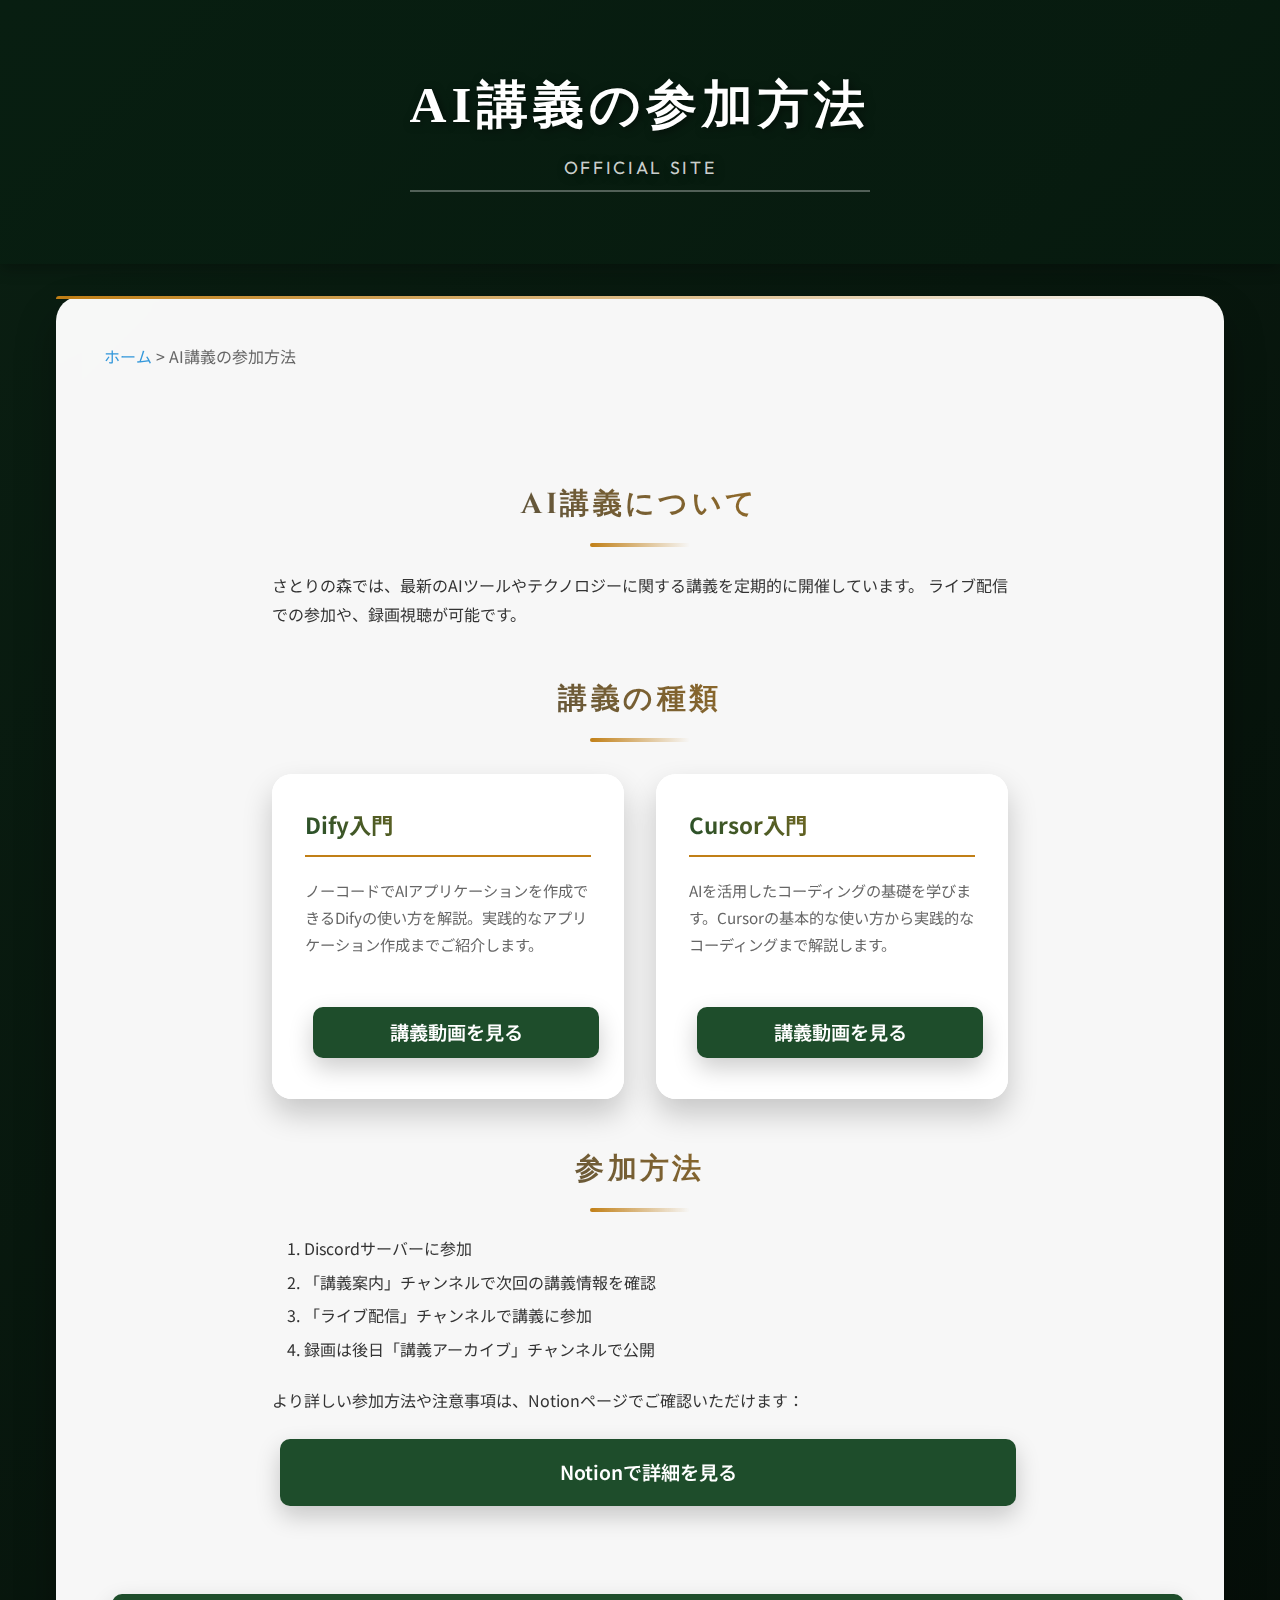
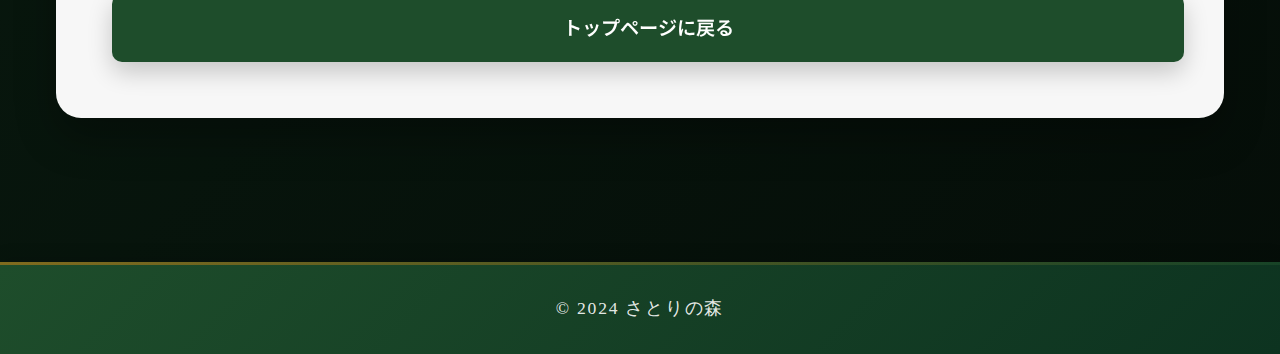
<file: Cursor講義/aiclass.html>
<!DOCTYPE html>
<html lang="ja">
<head>
    <meta charset="UTF-8">
    <meta name="viewport" content="width=device-width, initial-scale=1.0">
    <title>AI講義の参加方法 | さとりの森</title>
    <link rel="stylesheet" href="style.css">
    <link rel="stylesheet" href="https://cdnjs.cloudflare.com/ajax/libs/font-awesome/6.0.0/css/all.min.css">
    <script src="js/auth.js"></script>
</head>
<body>
    <header>
        <h1>AI講義の参加方法</h1>
        <div class="header-ornament left"></div>
        <div class="header-ornament right"></div>
    </header>
    <main>
        <article class="content">
            <nav class="breadcrumb">
                <a href="index.html">ホーム</a> > AI講義の参加方法
            </nav>
            
            <div class="article-content">
                <h2>AI講義について</h2>
                <p>
                    さとりの森では、最新のAIツールやテクノロジーに関する講義を定期的に開催しています。
                    ライブ配信での参加や、録画視聴が可能です。
                </p>

                <h2>講義の種類</h2>
                <div class="lecture-list">
                    <div class="lecture-item">
                        <div class="lecture-content">
                            <h4 class="lecture-title">Dify入門</h4>
                            <p class="lecture-description">ノーコードでAIアプリケーションを作成できるDifyの使い方を解説。実践的なアプリケーション作成までご紹介します。</p>
                        </div>
                        <a href="#" class="button forest-button" onclick="checkPasscode(event, 'https://planet-wound-c29.notion.site/2024-10-22-1-AI-Dify-dec3f0099b294979887cb1ad3dede857?pvs=4')">
                            <span>講義動画を見る</span>
                        </a>
                    </div>
                    <div class="lecture-item">
                        <div class="lecture-content">
                            <h4 class="lecture-title">Cursor入門</h4>
                            <p class="lecture-description">AIを活用したコーディングの基礎を学びます。Cursorの基本的な使い方から実践的なコーディングまで解説します。</p>
                        </div>
                        <a href="#" class="button forest-button" onclick="checkPasscode(event, 'https://planet-wound-c29.notion.site/2024-9-3-AI-Cursor-135a6ea30d5d802fac21fb76798b6be1?pvs=4')">
                            <span>講義動画を見る</span>
                        </a>
                    </div>
                    <!-- 他の講義も同様に追加可能 -->
                </div>

                <h2>参加方法</h2>
                <ol class="steps">
                    <li>Discordサーバーに参加</li>
                    <li>「講義案内」チャンネルで次回の講義情報を確認</li>
                    <li>「ライブ配信」チャンネルで講義に参加</li>
                    <li>録画は後日「講義アーカイブ」チャンネルで公開</li>
                </ol>

                <div class="notion-link-container">
                    <p>より詳しい参加方法や注意事項は、Notionページでご確認いただけます：</p>
                    <a href="#" class="button forest-button" onclick="checkPasscode(event, '#')">
                        <span>Notionで詳細を見る</span>
                    </a>
                </div>
            </div>
            
            <nav class="page-nav">
                <a href="index.html" class="button forest-button">
                    <span>トップページに戻る</span>
                </a>
            </nav>
        </article>
    </main>
    <footer>
        <p>&copy; 2024 さとりの森</p>
    </footer>
</body>
</html>
</file>
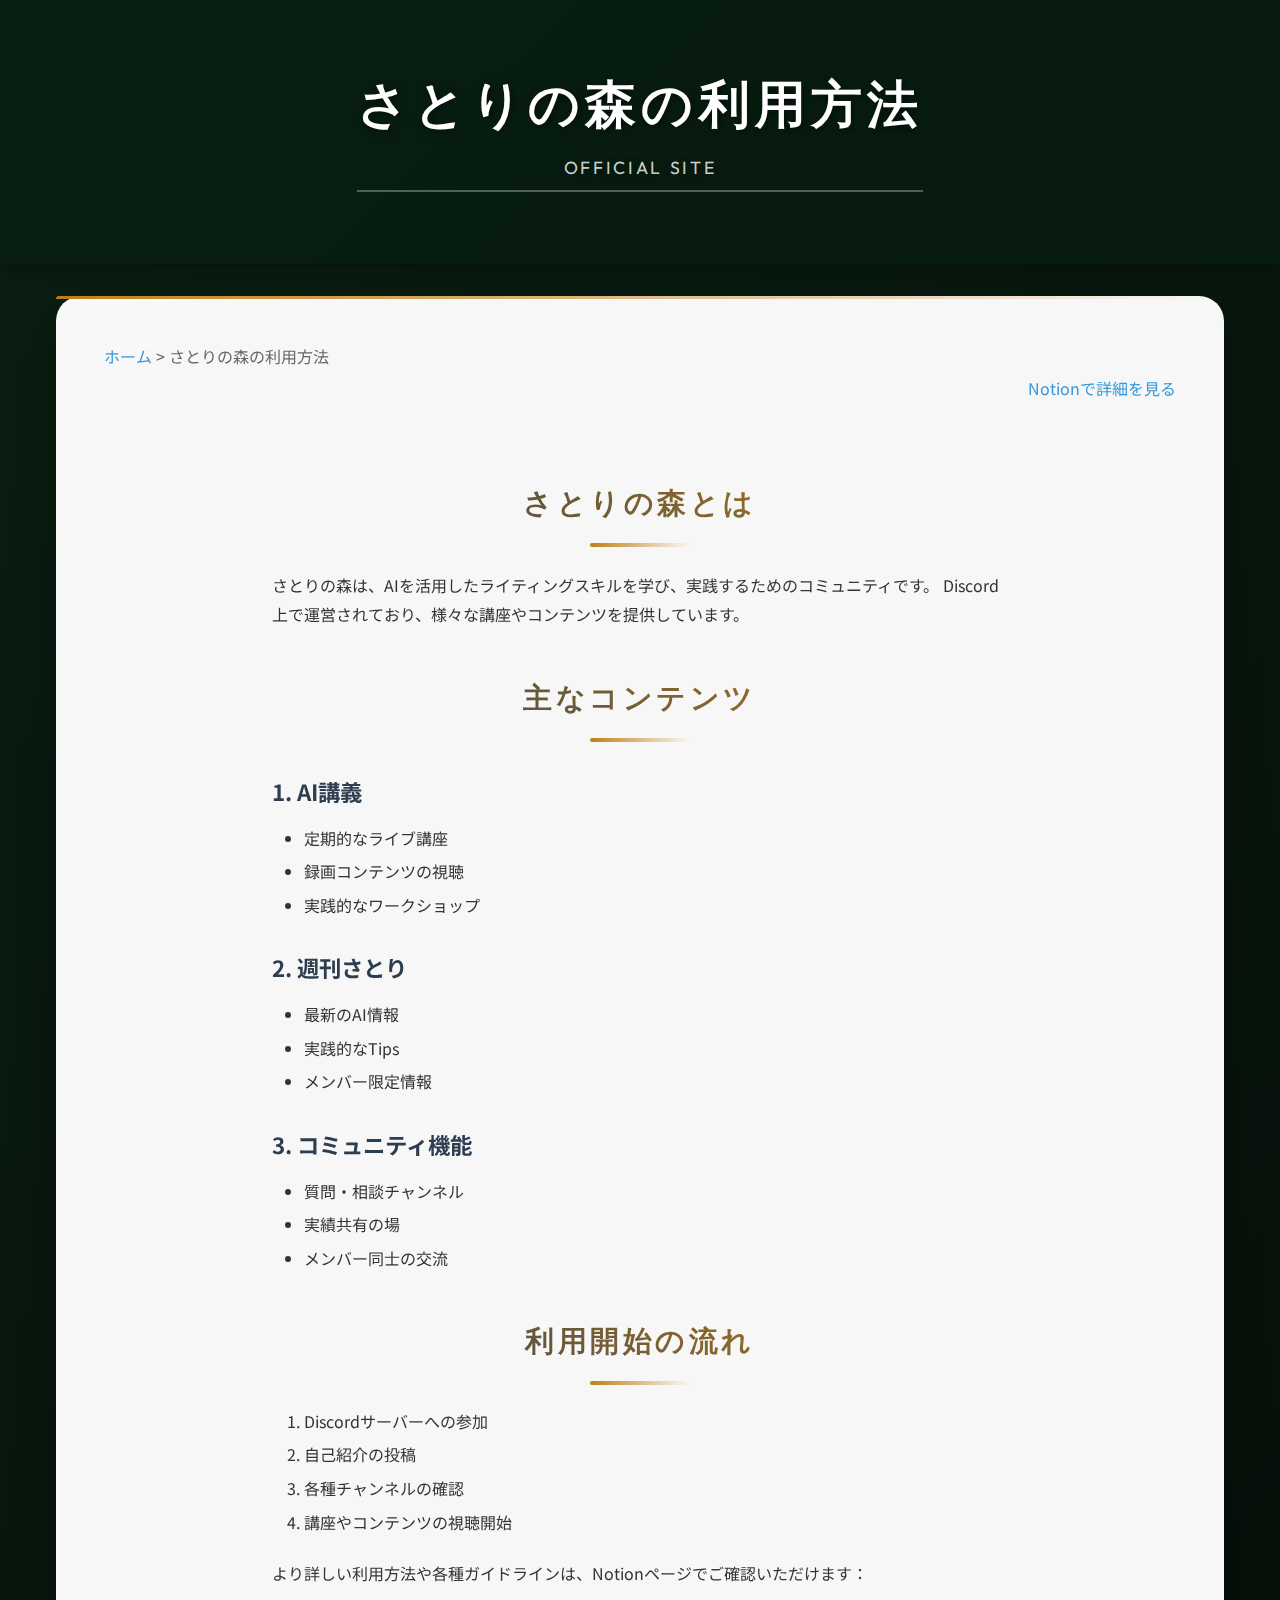
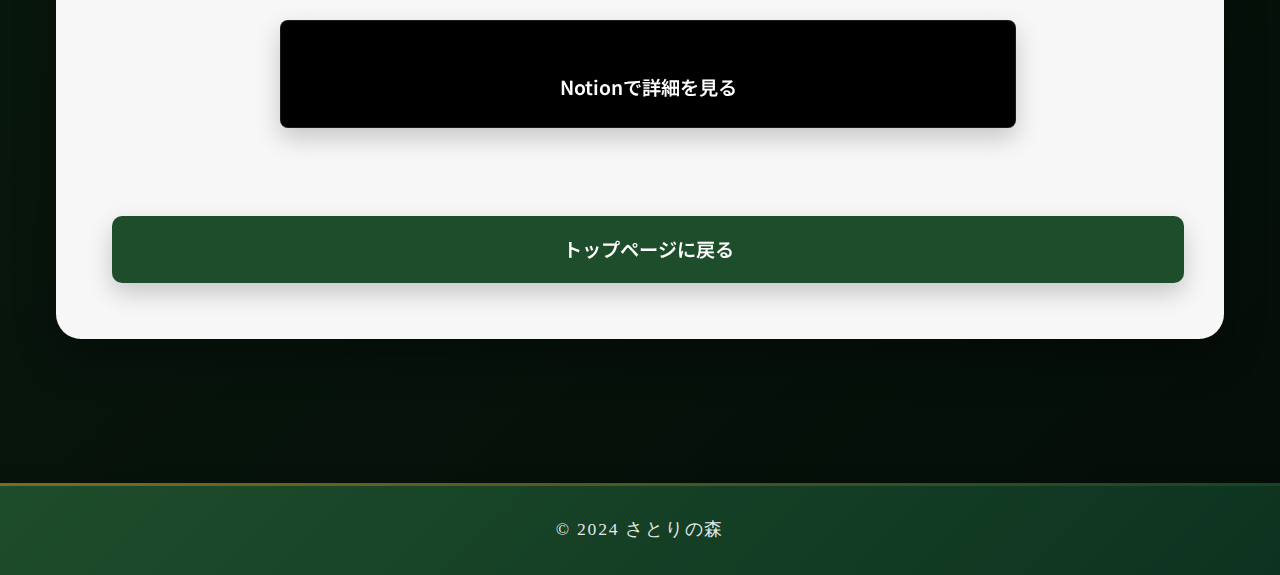
<file: Cursor講義/satorinomori.html>
<!DOCTYPE html>
<html lang="ja">
<head>
    <meta charset="UTF-8">
    <meta name="viewport" content="width=device-width, initial-scale=1.0">
    <title>さとりの森の利用方法 | さとりの森</title>
    <link rel="icon" type="image/png" href="https://i.imgur.com/Q51tG0e.png">
    <link rel="stylesheet" href="style.css">
    <link rel="stylesheet" href="https://cdnjs.cloudflare.com/ajax/libs/font-awesome/6.0.0/css/all.min.css">
</head>
<body>
    <header>
        <h1>さとりの森の利用方法</h1>
    </header>
    <main>
        <article class="content">
            <nav class="breadcrumb">
                <a href="index.html">ホーム</a> > さとりの森の利用方法
                <a href="#" class="notion-link" onclick="checkLecturePasscode(event, 'https://polyester-glue-2fb.notion.site/1076a178a71380f3843ef9051b3d3f79?pvs=4')">
                    <i class="fab fa-notion"></i>
                    Notionで詳細を見る
                </a>
            </nav>
            
            <div class="article-content">
                <h2>さとりの森とは</h2>
                <p>
                    さとりの森は、AIを活用したライティングスキルを学び、実践するためのコミュニティです。
                    Discord上で運営されており、様々な講座やコンテンツを提供しています。
                </p>

                <h2>主なコンテンツ</h2>
                <div class="content-list">
                    <h3>1. AI講義</h3>
                    <ul>
                        <li>定期的なライブ講座</li>
                        <li>録画コンテンツの視聴</li>
                        <li>実践的なワークショップ</li>
                    </ul>

                    <h3>2. 週刊さとり</h3>
                    <ul>
                        <li>最新のAI情報</li>
                        <li>実践的なTips</li>
                        <li>メンバー限定情報</li>
                    </ul>

                    <h3>3. コミュニティ機能</h3>
                    <ul>
                        <li>質問・相談チャンネル</li>
                        <li>実績共有の場</li>
                        <li>メンバー同士の交流</li>
                    </ul>
                </div>

                <h2>利用開始の流れ</h2>
                <ol class="steps">
                    <li>Discordサーバーへの参加</li>
                    <li>自己紹介の投稿</li>
                    <li>各種チャンネルの確認</li>
                    <li>講座やコンテンツの視聴開始</li>
                </ol>

                <div class="notion-link-container">
                    <p>より詳しい利用方法や各種ガイドラインは、Notionページでご確認いただけます：</p>
                    <a href="#" class="button notion-button" onclick="checkLecturePasscode(event, 'https://polyester-glue-2fb.notion.site/1076a178a71380f3843ef9051b3d3f79?pvs=4')">
                        <i class="fab fa-notion"></i>
                        <span>Notionで詳細を見る</span>
                    </a>
                </div>
            </div>
            
            <nav class="page-nav">
                <a href="index.html" class="button forest-button">
                    <span>トップページに戻る</span>
                </a>
            </nav>
        </article>
    </main>
    <footer>
        <p>&copy; 2024 さとりの森</p>
    </footer>

    <script>
        function checkLecturePasscode(event, lectureUrl) {
            event.preventDefault();
            
            // モーダルダイアログを作成
            const modalHtml = `
                <div id="passcodeModal" class="modal">
                    <div class="modal-content">
                        <h3>パスコード認証</h3>
                        <p>詳細を閲覧するにはパスコードを入力してください</p>
                        <input type="password" id="passcodeInput" class="passcode-input">
                        <div class="modal-buttons">
                            <button onclick="submitPasscode('${lectureUrl}')" class="submit-button">確認</button>
                            <button onclick="closeModal()" class="cancel-button">キャンセル</button>
                        </div>
                    </div>
                </div>
            `;
            
            // モーダルをページに追加
            document.body.insertAdjacentHTML('beforeend', modalHtml);
            
            // モーダルを表示
            const modal = document.getElementById('passcodeModal');
            modal.style.display = 'block';
            
            // 入力フィールドにフォーカス
            document.getElementById('passcodeInput').focus();
            
            // Enterキーでの送信を有効化
            document.getElementById('passcodeInput').addEventListener('keypress', function(e) {
                if (e.key === 'Enter') {
                    submitPasscode(lectureUrl);
                }
            });
        }

        function submitPasscode(lectureUrl) {
            const passcode = document.getElementById('passcodeInput').value;
            const today = new Date();
            const month = String(today.getMonth() + 1).padStart(2, '0');
            const day = String(today.getDate()).padStart(2, '0');
            const correctPasscode = month + day + 'satori';
            
            if (passcode === correctPasscode) {
                window.open(lectureUrl, '_blank');
                closeModal();
            } else {
                alert('パスコードが正しくありません');
            }
        }

        function closeModal() {
            const modal = document.getElementById('passcodeModal');
            modal.remove();
        }
    </script>
    <style>
        .modal {
            display: none;
            position: fixed;
            top: 0;
            left: 0;
            width: 100%;
            height: 100%;
            background-color: rgba(0, 0, 0, 0.5);
            z-index: 1000;
        }

        .modal-content {
            position: absolute;
            top: 50%;
            left: 50%;
            transform: translate(-50%, -50%);
            background-color: white;
            padding: 2rem;
            border-radius: 15px;
            box-shadow: 0 5px 15px rgba(0, 0, 0, 0.3);
            width: 90%;
            max-width: 400px;
        }

        .modal-content h3 {
            color: var(--primary-color);
            margin-bottom: 1rem;
            text-align: center;
        }

        .modal-content p {
            margin-bottom: 1.5rem;
            text-align: center;
            color: #666;
        }

        .passcode-input {
            width: 100%;
            padding: 0.8rem;
            margin-bottom: 1.5rem;
            border: 2px solid #ddd;
            border-radius: 8px;
            font-size: 1rem;
        }

        .passcode-input:focus {
            border-color: var(--primary-color);
            outline: none;
        }

        .modal-buttons {
            display: flex;
            gap: 1rem;
            justify-content: center;
        }

        .submit-button, .cancel-button {
            padding: 0.8rem 1.5rem;
            border: none;
            border-radius: 8px;
            cursor: pointer;
            font-weight: 600;
            transition: all 0.3s ease;
        }

        .submit-button {
            background-color: var(--primary-color);
            color: white;
        }

        .submit-button:hover {
            background-color: var(--secondary-color);
        }

        .cancel-button {
            background-color: #f0f0f0;
            color: #666;
        }

        .cancel-button:hover {
            background-color: #e0e0e0;
        }
    </style>
</body>
</html>
</file>
<file: Cursor講義/style.css>
/* モォントの追加 */
@import url('https://fonts.googleapis.com/css2?family=Outfit:wght@400;500;700&family=Noto+Sans+JP:wght@400;500;700&display=swap');
@import url('https://fonts.googleapis.com/css2?family=Cinzel:wght@400;700&display=swap');

/* リセットとベーススタイル */
* {
    margin: 0;
    padding: 0;
    box-sizing: border-box;
}

/* カラー変数の定義 */
:root {
    --primary-color: #1e4d2b;
    --secondary-color: #0d3320;
    --accent-color: #c17f16;
    --gradient-start: #0a1f12;
    --gradient-end: #050d08;
}

body {
    font-family: 'Noto Sans JP', sans-serif;
    line-height: 1.6;
    color: #fff;
    background: linear-gradient(135deg, var(--gradient-start) 0%, var(--gradient-end) 100%);
    min-height: 100vh;
    overflow-x: hidden;
}

/* ヘッダースタイル */
header {
    background-image: linear-gradient(rgba(0, 0, 0, 0.5), rgba(0, 0, 0, 0.5)), url('https://i.imgur.com/tMDrq5m.jpg');
    background-size: cover;
    background-position: center;
    background-attachment: fixed;
    color: white;
    padding: 4rem 2rem;
    text-align: center;
    box-shadow: 0 4px 15px rgba(0, 0, 0, 0.3);
    position: relative;
    overflow: hidden;
}

header::before {
    content: '';
    position: absolute;
    top: 0;
    left: 0;
    right: 0;
    bottom: 0;
    background: rgba(20, 90, 50, 0.2);
    pointer-events: none;
}

header h1 {
    font-family: 'Noto Serif JP', serif;
    font-size: 3.2rem;
    font-weight: 700;
    letter-spacing: 0.1em;
    text-shadow: 2px 2px 8px rgba(0, 0, 0, 0.5);
    position: relative;
    display: inline-block;
    margin-bottom: 0.5rem;
    border-bottom: 2px solid rgba(255, 255, 255, 0.3);
    padding-bottom: 0.5rem;
}

header h1::after {
    content: 'Official Site';
    display: block;
    font-family: 'Outfit', sans-serif;
    font-size: 1.1rem;
    font-weight: 400;
    letter-spacing: 0.15em;
    margin-top: 0.5rem;
    opacity: 0.9;
    text-transform: uppercase;
    color: rgba(255, 255, 255, 0.9);
}

/* メインコンテンツ */
main {
    max-width: 1200px;
    margin: 0 auto;
    padding: 2rem 1rem;
}

/* ヒーローセクション */
.hero {
    background: linear-gradient(135deg, rgba(255, 255, 255, 0.97), rgba(248, 249, 250, 0.97));
    border-radius: 25px;
    padding: 3rem;
    margin-bottom: 4rem;
    box-shadow: 0 20px 40px rgba(0, 0, 0, 0.3);
    position: relative;
    overflow: hidden;
    backdrop-filter: blur(10px);
}

.hero::before {
    content: '';
    position: absolute;
    top: 0;
    left: 0;
    right: 0;
    height: 3px;
    background: linear-gradient(90deg, var(--accent-color), transparent);
    border-radius: 25px 25px 0 0;
}

.hero img {
    width: 100%;
    max-width: 800px;
    height: auto;
    object-fit: contain;
    border-radius: 15px;
    margin: 0 auto 2rem;
    display: block;
}

.hero img:hover {
    transform: translateY(-5px);
    box-shadow: 0 15px 35px rgba(0, 0, 0, 0.15);
}

.hero p {
    font-size: 1.25rem;
    color: #2c3e50;
    line-height: 1.8;
    max-width: 900px;
    margin: 0 auto;
    text-align: left;
    padding: 0;
}

/* コンテンツセクション */
.content {
    background: rgba(255, 255, 255, 0.97);
    border-radius: 25px;
    padding: 3rem;
    margin-bottom: 4rem;
    box-shadow: 0 20px 40px rgba(0, 0, 0, 0.3);
    border: none;
    position: relative;
    color: #333;
    backdrop-filter: blur(10px);
}

.content::before {
    content: '';
    position: absolute;
    top: 0;
    left: 0;
    right: 0;
    height: 3px;
    background: linear-gradient(90deg, var(--accent-color), transparent);
    border-radius: 25px 25px 0 0;
}

/* セクションタイトル */
h2 {
    font-family: 'Cinzel', serif;
    font-size: 2.4rem;
    color: #2c3e50;
    margin-bottom: 2.5rem;
    position: relative;
    padding-bottom: 1.2rem;
    text-align: center;
    text-transform: uppercase;
    letter-spacing: 0.12em;
    background: linear-gradient(45deg, #2c3e50, var(--accent-color));
    -webkit-background-clip: text;
    -webkit-text-fill-color: transparent;
}

h2::after {
    content: '';
    position: absolute;
    bottom: 0;
    left: 50%;
    transform: translateX(-50%);
    width: 100px;
    height: 4px;
    background: linear-gradient(90deg, var(--accent-color), transparent);
    border-radius: 2px;
}

/* ボタンコンテナ */
.button-container {
    display: grid;
    grid-template-columns: repeat(auto-fit, minmax(280px, 1fr));
    gap: 2.5rem;
    margin-top: 3rem;
    padding: 1rem;
}

/* ボタンスタイル */
.button {
    display: flex;
    flex-direction: column;
    align-items: center;
    justify-content: center;
    padding: 1.8rem;
    margin: 0.5rem;
    width: 100%;
    background: linear-gradient(135deg, var(--primary-color), var(--secondary-color));
    color: white;
    text-decoration: none;
    border-radius: 20px;
    text-align: center;
    font-weight: 500;
    transition: all 0.4s ease;
    box-shadow: 0 10px 25px rgba(0, 0, 0, 0.2);
    position: relative;
    overflow: hidden;
    border: 1px solid rgba(255, 255, 255, 0.1);
}

.button::before {
    content: '';
    position: absolute;
    top: 0;
    left: 0;
    width: 100%;
    height: 100%;
    background: linear-gradient(45deg, transparent, rgba(255, 255, 255, 0.1), transparent);
    transform: translateX(-100%);
    transition: transform 0.6s ease;
}

.button:hover::before {
    transform: translateX(100%);
}

.button i {
    font-size: 2.8rem;
    margin-bottom: 1.2rem;
    transition: transform 0.3s ease;
}

.button:hover {
    transform: translateY(-5px);
    box-shadow: 0 15px 30px rgba(0, 0, 0, 0.3);
    background: linear-gradient(135deg, var(--secondary-color), var(--accent-color));
    border-color: rgba(255, 255, 255, 0.2);
}

.button:hover i {
    transform: scale(1.1);
}

.button span {
    display: block;
    font-size: 1.2rem;
    font-weight: 600;
    margin-top: 0.5rem;
    position: relative;
}

.button span::after {
    content: '';
    position: absolute;
    bottom: -5px;
    left: 50%;
    width: 0;
    height: 2px;
    background: white;
    transform: translateX(-50%);
    transition: width 0.3s ease;
}

.button:hover span::after {
    width: 80%;
}

/* フッター */
footer {
    background: linear-gradient(135deg, var(--primary-color), var(--secondary-color));
    color: rgba(255, 255, 255, 0.9);
    text-align: center;
    padding: 2rem;
    margin-top: 3rem;
    position: relative;
    box-shadow: 0 -5px 15px rgba(0, 0, 0, 0.1);
}

footer::before {
    content: '';
    position: absolute;
    top: 0;
    left: 0;
    right: 0;
    height: 3px;
    background: linear-gradient(90deg, var(--accent-color), var(--primary-color));
    opacity: 0.6;
}

footer p {
    font-family: 'Noto Serif JP', serif;
    letter-spacing: 0.1em;
    font-size: 1.1rem;
    position: relative;
    display: inline-block;
    font-weight: 500;
}

@media (max-width: 768px) {
    footer p {
        font-size: 1rem;
    }
}

/* レスポンシブデザイン */
@media (max-width: 768px) {
    header {
        padding: 3rem 1rem;
    }

    header h1 {
        font-size: 2.5rem;
    }

    .hero {
        padding: 1.5rem;
    }

    .hero img {
        height: 250px;
    }

    .content {
        padding: 1.5rem;
    }

    .instructor-grid {
        grid-template-columns: repeat(auto-fill, minmax(200px, 1fr));
        gap: 1.5rem;
    }

    .button-container {
        grid-template-columns: 1fr;
    }
}

@media (max-width: 480px) {
    header h1 {
        font-size: 2rem;
    }

    .hero {
        padding: 1rem;
    }

    .content {
        padding: 1rem;
    }

    .instructor-grid {
        grid-template-columns: 1fr;
    }
}

/* 記事ページのスタイル */
.breadcrumb {
    margin-bottom: 2rem;
    color: #666;
}

.breadcrumb a {
    color: #3498db;
    text-decoration: none;
}

.breadcrumb a:hover {
    text-decoration: underline;
}

.article-content {
    max-width: 800px;
    margin: 0 auto;
    padding: 2rem;
}

/* 見出しスタイル */
.article-content h2 {
    margin-top: 3rem;
    margin-bottom: 1.5rem;
    font-size: 1.8rem;
}

.article-content h3 {
    margin-top: 2rem;
    margin-bottom: 1rem;
    font-size: 1.4rem;
    color: #2c3e50;
}

/* 段落スタイル */
.article-content p {
    margin-bottom: 1.5rem;
    line-height: 1.8;
}

/* リストスタイル */
.article-content ul, 
.article-content ol {
    margin-bottom: 1.5rem;
    padding-left: 2rem;
}

.article-content li {
    margin-bottom: 0.5rem;
}

/* コードブロック */
.article-content pre {
    background: #f5f7fa;
    padding: 1rem;
    border-radius: 8px;
    overflow-x: auto;
    margin-bottom: 1.5rem;
}

/* 引用 */
.article-content blockquote {
    border-left: 4px solid #3498db;
    padding-left: 1rem;
    margin: 1.5rem 0;
    color: #666;
}

/* ページナビゲーション */
.page-nav {
    margin-top: 3rem;
    text-align: center;
} 

/* Notionリンクのスタイル */
.notion-link {
    margin-top: 2rem;
    text-align: center;
}

.notion-button {
    display: inline-flex;
    align-items: center;
    background: #000;
    color: white;
    padding: 1rem 2rem;
    border-radius: 8px;
    text-decoration: none;
    transition: all 0.3s ease;
}

.notion-button:hover {
    background: #333;
    transform: translateY(-2px);
}

.notion-button i {
    margin-right: 0.5rem;
    font-size: 1.2rem;
}

/* ヘッダーのNotionリンク */
.breadcrumb .notion-link {
    float: right;
    color: #3498db;
    text-decoration: none;
    display: flex;
    align-items: center;
    gap: 0.5rem;
}

.breadcrumb .notion-link:hover {
    text-decoration: underline;
} 

/* チャットボットのスタイル */
.chat-window {
    position: fixed;
    bottom: 100px;
    right: 30px;
    width: 350px;
    height: 650px;
    background: white;
    border-radius: 20px;
    box-shadow: 0 5px 25px rgba(0, 0, 0, 0.2);
    display: none;
    flex-direction: column;
    z-index: 1000;
    overflow: hidden;
}

.chat-window.visible {
    display: block;
    animation: slideUp 0.3s ease;
}

@keyframes slideUp {
    from {
        transform: translateY(20px);
        opacity: 0;
    }
    to {
        transform: translateY(0);
        opacity: 1;
    }
}

.chat-header {
    background: var(--primary-color);
    color: white;
    padding: 15px 20px;
    border-radius: 15px 15px 0 0;
    display: flex;
    align-items: center;
    gap: 10px;
    font-weight: 500;
}

.chat-body {
    flex: 1;
    display: flex;
    flex-direction: column;
    padding: 1rem;
    overflow-y: auto;
    height: calc(100% - 60px);
}

.faq-section {
    margin-bottom: 1rem;
    padding: 0.5rem;
    max-height: 300px;
}

.faq-buttons {
    display: flex;
    flex-direction: column;
    gap: 1rem;
    padding: 0.5rem;
}

.faq-button {
    padding: 10px 15px;
    border: 1px solid #e0e0e0;
    border-radius: 20px;
    background: white;
    cursor: pointer;
    transition: all 0.2s ease;
    font-size: 0.9rem;
    text-align: left;
    color: #333;
}

.faq-button:hover {
    background: #f0f0f0;
    border-color: #ccc;
}

.chat-messages {
    flex: 1;
    overflow-y: auto;
    padding: 1rem;
    display: flex;
    flex-direction: column;
    gap: 1rem;
    min-height: 250px;
}

.chat-input-container {
    padding: 15px;
    background: white;
    border-top: 1px solid #eee;
    display: none;
}

.chat-input-container.visible {
    display: flex;
    gap: 10px;
}

.chat-input {
    flex: 1;
    padding: 10px 15px;
    border: 1px solid #e0e0e0;
    border-radius: 20px;
    font-size: 0.9rem;
    background: #f8f9fa;
}

.chat-input:focus {
    outline: none;
    border-color: var(--primary-color);
    background: white;
}

.send-button {
    padding: 8px 15px;
    background: var(--primary-color);
    color: white;
    border: none;
    border-radius: 20px;
    cursor: pointer;
    transition: all 0.2s ease;
    font-size: 0.9rem;
}

.send-button:hover {
    background: var(--secondary-color);
}

.message {
    margin: 8px 0;
    padding: 10px 15px;
    border-radius: 15px;
    max-width: 80%;
    font-size: 0.9rem;
    line-height: 1.4;
}

.message.bot {
    background: #f0f0f0;
    align-self: flex-start;
    border-bottom-left-radius: 5px;
    color: #000;
}

.message.user {
    background: var(--primary-color);
    color: white;
    align-self: flex-end;
    border-bottom-right-radius: 5px;
}

.message.loading {
    background: #f0f0f0;
    color: #666;
    font-style: italic;
    animation: pulse 1.5s infinite;
}

.other-questions-button {
    width: 100%;
    padding: 10px 15px;
    background: white;
    border: 1px solid #e0e0e0;
    border-radius: 20px;
    cursor: pointer;
    transition: all 0.2s ease;
    font-size: 0.9rem;
    color: #666;
    margin-top: 8px;
}

.other-questions-button:hover {
    background: #f0f0f0;
    border-color: #ccc;
}

/* チャットボットトグルボタン */
.chat-toggle {
    position: fixed;
    bottom: 30px;
    right: 30px;
    background: #FFD700;
    color: #000;
    border: none;
    border-radius: 50px;
    padding: 16px 28px;
    display: flex;
    align-items: center;
    justify-content: center;
    gap: 12px;
    cursor: pointer;
    box-shadow: 0 5px 15px rgba(0, 0, 0, 0.2);
    transition: all 0.2s ease;
    z-index: 1000;
    font-size: 1.3rem;
    font-weight: 600;
    text-decoration: none;
    width: 280px;
    text-align: center;
}

.chat-toggle span {
    flex: 1;
    text-align: center;
}

.chat-toggle:hover {
    transform: translateY(-2px);
    background: #FFE44D;
}

.chat-toggle.hidden {
    display: none;
}

.close-button {
    background: none;
    border: none;
    color: white;
    font-size: 1.2rem;
    cursor: pointer;
    padding: 0;
    margin-left: auto;
    opacity: 0.8;
    transition: opacity 0.2s ease;
}

.close-button:hover {
    opacity: 1;
} 

/* ヒーローコンテンツのスタイル */
.hero-content {
    max-width: 800px;
    margin: 0 auto;
    padding: 0 1rem;
}

.hero-header {
    text-align: center;
    margin-bottom: 4rem;
    position: relative;
}

.hero-main {
    font-size: 2rem;
    font-weight: 700;
    color: var(--primary-color);
    line-height: 1.4;
    letter-spacing: 0.05em;
}

.hero-section {
    margin-bottom: 3rem;
    padding: 0 1rem;
    text-align: center;
}

.section-title {
    font-size: 1.4rem;
    color: var(--primary-color);
    margin-bottom: 1.5rem;
    position: relative;
    padding-bottom: 0.5rem;
}

.hero-text {
    font-size: 1.1rem;
    color: #2c3e50;
    line-height: 1.8;
    margin-bottom: 1.5rem;
    letter-spacing: 0.02em;
    text-align: center;
    max-width: 700px;
    margin-left: auto;
    margin-right: auto;
}

.hero-emphasis {
    font-size: 1.2rem;
    color: var(--primary-color);
    font-weight: bold;
    line-height: 1.8;
    margin: 2rem auto;
    padding: 1rem 1.5rem;
    text-align: center;
    max-width: 800px;
}

@media (max-width: 768px) {
    .hero-main {
        font-size: 1.6rem;
    }
    
    .hero-text {
        font-size: 1rem;
    }
    
    .hero-emphasis {
        font-size: 1.1rem;
    }
}

/* 講師一覧セクション */
.instructor-grid {
    display: grid;
    grid-template-columns: repeat(auto-fit, minmax(280px, 1fr));
    gap: 2rem;
    margin: 2rem 0;
}

.instructor-card {
    background: white;
    border-radius: 15px;
    padding: 2rem;
    text-align: center;
    box-shadow: 0 10px 20px rgba(0, 0, 0, 0.1);
    transition: all 0.3s ease;
    display: flex;
    flex-direction: column;
    align-items: center;
    gap: 1rem;
}

.instructor-card:hover {
    transform: translateY(-5px);
    box-shadow: 0 15px 30px rgba(0, 0, 0, 0.2);
}

.instructor-avatar {
    width: 120px;
    height: 120px;
    border-radius: 50%;
    object-fit: cover;
    margin-bottom: 1rem;
    border: 3px solid var(--primary-color);
    transition: transform 0.3s ease;
}

.instructor-name {
    font-size: 1.4rem;
    font-weight: 700;
    color: var(--primary-color);
    margin: 0.5rem 0;
}

.instructor-description {
    font-size: 0.95rem;
    color: #666;
    line-height: 1.6;
    margin-bottom: 1rem;
    min-height: 6em;
}

.x-button {
    display: inline-flex;
    align-items: center;
    gap: 0.5rem;
    padding: 0.8rem 1.5rem;
    background: #000;
    color: white;
    text-decoration: none;
    border-radius: 25px;
    font-size: 0.9rem;
    transition: all 0.3s ease;
    margin-top: auto;
}

.x-button:hover {
    background: #333;
}

.instructor-card.hidden {
    display: none;
}

.instructor-card.visible {
    display: flex;
}

@media (max-width: 768px) {
    .instructor-grid {
        grid-template-columns: repeat(auto-fit, minmax(250px, 1fr));
        gap: 1.5rem;
    }

    .instructor-card {
        padding: 1.5rem;
    }

    .instructor-avatar {
        width: 100px;
        height: 100px;
    }

    .instructor-name {
        font-size: 1.2rem;
    }

    .instructor-description {
        font-size: 0.9rem;
    }
}

/* セミナーセクション */
.seminar-section {
    margin-top: 4rem;
}

.seminar-image {
    max-width: 100%;
    margin-bottom: 2rem;
}

.seminar-image img {
    width: 100%;
    height: auto;
    border-radius: 10px;
}

/* ボタンの調整 */
.button {
    padding: 1.5rem;
    margin: 0.5rem;
    width: 100%;
}

.forest-button {
    background: var(--primary-color);
    color: white;
    border: none;
    border-radius: 10px;
    transition: all 0.3s ease;
    display: flex;
    align-items: center;
    justify-content: center;
    min-height: 3.2rem;
    text-decoration: none;
}

.forest-button span {
    display: inline-flex;
    align-items: center;
    justify-content: center;
    line-height: 1;
    margin: 0;
    padding: 0;
}

.forest-button:hover {
    background: var(--secondary-color);
    transform: translateY(-3px);
}

/* 講義アーカイブのスタイル */
.lecture-list {
    display: grid;
    grid-template-columns: repeat(auto-fit, minmax(300px, 1fr));
    gap: 2rem;
    margin: 2rem 0;
}

.lecture-item {
    background: rgba(255, 255, 255, 0.97);
    border-radius: 20px;
    padding: 2rem;
    box-shadow: 0 15px 30px rgba(0, 0, 0, 0.2);
    transition: transform 0.3s ease, box-shadow 0.3s ease;
    display: flex;
    flex-direction: column;
    height: 100%;
    backdrop-filter: blur(10px);
    border: 1px solid rgba(255, 255, 255, 0.1);
}

.lecture-item:hover {
    transform: translateY(-5px);
    box-shadow: 0 20px 40px rgba(0, 0, 0, 0.3);
}

.lecture-content {
    flex: 1;
    margin-bottom: 1.5rem;
}

.lecture-title {
    font-size: 1.4rem;
    font-weight: 700;
    color: var(--primary-color);
    margin-bottom: 1.2rem;
    padding-bottom: 0.8rem;
    border-bottom: 2px solid var(--accent-color);
    background: linear-gradient(45deg, var(--primary-color), var(--accent-color));
    -webkit-background-clip: text;
    -webkit-text-fill-color: transparent;
}

.lecture-description {
    font-size: 0.95rem;
    line-height: 1.6;
    color: #666;
    margin-bottom: 1rem;
}

.archive-title {
    font-size: 1.8rem;
    color: var(--primary-color);
    text-align: center;
    margin: 3rem 0 2rem;
    position: relative;
    padding-bottom: 1rem;
}

.archive-title::after {
    content: '';
    position: absolute;
    bottom: 0;
    left: 50%;
    transform: translateX(-50%);
    width: 60px;
    height: 3px;
    background: var(--accent-color);
    border-radius: 2px;
}

.lecture-item .forest-button {
    width: 100%;
    height: 3.2rem;
    background: var(--primary-color);
    color: white;
    border: none;
    border-radius: 10px;
    display: grid;
    place-items: center;
    text-decoration: none;
    margin-top: auto;
    padding: 0;
}

.lecture-item .forest-button span {
    font-weight: 600;
    display: block;
    line-height: 1;
    margin: 0;
    padding: 0;
}

.lecture-item .forest-button:hover {
    background: var(--secondary-color);
}

@media (max-width: 768px) {
    .lecture-list {
        grid-template-columns: 1fr;
        gap: 1.5rem;
    }

    .lecture-title {
        font-size: 1.2rem;
    }

    .lecture-description {
        font-size: 0.9rem;
    }

    .archive-title {
        font-size: 1.6rem;
        margin: 2rem 0 1.5rem;
    }
}

.video-container {
    margin: 4rem auto;
    max-width: 800px;
    position: relative;
    padding-bottom: 56.25%; /* 16:9のアスペクト比 */
    height: 0;
    overflow: hidden;
}

.video-container iframe {
    position: absolute;
    top: 0;
    left: 0;
    width: 100%;
    height: 100%;
    border-radius: 15px;
    box-shadow: 0 5px 15px rgba(0, 0, 0, 0.1);
}

@media (max-width: 768px) {
    .video-container {
        margin: 3rem auto;
    }
}

/* 参加セクション */
.join-section {
    margin: 6rem auto 4rem;
    text-align: center;
    background: linear-gradient(135deg, rgba(255, 255, 255, 0.9), rgba(255, 252, 235, 0.9));
    border-radius: 20px;
    padding: 3rem 2rem;
    box-shadow: 0 15px 35px rgba(0, 0, 0, 0.1);
    border: 3px solid var(--accent-color);
}

.join-container {
    max-width: 800px;
    margin: 0 auto;
}

.join-section h2 {
    font-size: 2.4rem;
    color: var(--primary-color);
    margin-bottom: 1.5rem;
    font-family: 'Noto Serif JP', serif;
    letter-spacing: 0.05em;
    position: relative;
    display: inline-block;
    padding-bottom: 1rem;
}

.join-section h2::after {
    content: '';
    position: absolute;
    bottom: 0;
    left: 50%;
    transform: translateX(-50%);
    width: 100px;
    height: 3px;
    background: var(--accent-color);
    border-radius: 2px;
}

.join-description {
    font-size: 1.3rem;
    color: #2c3e50;
    margin: 2rem 0;
    line-height: 1.8;
    font-weight: 500;
}

.join-button {
    display: inline-block;
    background: var(--primary-color);
    color: white;
    padding: 1.2rem 3rem;
    border-radius: 50px;
    font-size: 1.2rem;
    font-weight: 600;
    text-decoration: none;
    transition: all 0.3s ease;
    margin-top: 2rem;
    box-shadow: 0 5px 15px rgba(0, 0, 0, 0.2);
}

.join-button:hover {
    background: var(--secondary-color);
    transform: translateY(-3px);
    box-shadow: 0 8px 20px rgba(0, 0, 0, 0.3);
}

@media (max-width: 768px) {
    .join-section {
        margin: 4rem auto 3rem;
        padding: 2rem 1.5rem;
    }

    .join-section h2 {
        font-size: 2rem;
    }

    .join-description {
        font-size: 1.1rem;
        margin: 1.5rem 0;
    }

    .join-button {
        padding: 1rem 2.5rem;
        font-size: 1.1rem;
    }
}

@media (max-width: 480px) {
    .join-section h2 {
        font-size: 1.8rem;
    }

    .join-description {
        font-size: 1rem;
    }

    .join-button {
        width: 90%;
        padding: 1rem;
        font-size: 1rem;
    }
}

.header-join-button {
    display: inline-block;
    background: rgba(255, 255, 255, 0.15);
    color: white;
    padding: 0.8rem 2rem;
    border-radius: 50px;
    text-decoration: none;
    font-weight: 600;
    margin-top: 1.5rem;
    transition: all 0.3s ease;
    border: 2px solid rgba(255, 255, 255, 0.3);
    backdrop-filter: blur(5px);
}

.header-join-button:hover {
    background: rgba(255, 255, 255, 0.25);
    transform: translateY(-2px);
    border-color: rgba(255, 255, 255, 0.5);
}

/* オーナーセクションのスタイル */
.owner-card {
    background: white;
    border-radius: 20px;
    padding: 3.5rem;
    box-shadow: 0 10px 30px rgba(0, 0, 0, 0.15);
    transition: transform 0.3s ease;
    display: flex;
    flex-direction: column;
    align-items: center;
    text-align: center;
    position: relative;
    margin-bottom: 3rem;
    min-height: 600px;
}

.owner-card:hover {
    transform: translateY(-5px);
    box-shadow: 0 15px 40px rgba(0, 0, 0, 0.2);
}

.owner-avatar {
    width: 180px;
    height: 180px;
    border-radius: 50%;
    object-fit: cover;
    margin-bottom: 1.5rem;
    border: 4px solid var(--primary-color);
    aspect-ratio: 1 / 1;
    flex-shrink: 0;
    background-color: var(--primary-color);
}

.owner-name {
    font-size: 1.8rem;
    font-weight: 700;
    margin-bottom: 1rem;
    color: var(--primary-color);
}

.owner-description {
    font-size: 1.1rem;
    line-height: 1.8;
    color: #444;
    margin-bottom: 2rem;
    max-width: 800px;
}

.owner-card .x-button {
    position: static;
    transform: none;
    width: auto;
    min-width: 200px;
    display: inline-flex;
    align-items: center;
    justify-content: center;
    gap: 0.5rem;
    background: #000;
    color: white;
    text-decoration: none;
    padding: 1rem 2rem;
    border-radius: 10px;
    font-weight: 600;
    transition: all 0.3s ease;
    font-size: 1.1rem;
    box-shadow: 0 4px 6px rgba(0, 0, 0, 0.1);
    margin-top: 2rem;
}

.owner-card .x-button:hover {
    background: #333;
    transform: translateY(-2px);
    box-shadow: 0 6px 12px rgba(0, 0, 0, 0.15);
}

@media (max-width: 768px) {
    .owner-avatar {
        width: 150px;
        height: 150px;
    }
    
    .owner-name {
        font-size: 1.5rem;
    }
    
    .owner-description {
        font-size: 1rem;
    }
}

.instructor-card.hidden {
    display: none;
}

.instructor-card.visible {
    display: flex;
}

.more-instructors-button {
    margin-top: 2rem;
    width: auto;
    min-width: 200px;
}

.level-courses {
    display: flex;
    flex-direction: column;
    gap: 2rem;
    margin: 2rem 0;
}

.level-course {
    background: rgba(255, 255, 255, 0.97);
    border-radius: 20px;
    padding: 2rem;
    box-shadow: 0 15px 30px rgba(0, 0, 0, 0.2);
    transition: transform 0.3s ease, box-shadow 0.3s ease;
    display: grid;
    grid-template-columns: 300px 1fr;
    gap: 2rem;
    backdrop-filter: blur(10px);
    border: 1px solid rgba(255, 255, 255, 0.1);
}

.level-course:hover {
    transform: translateY(-5px);
    box-shadow: 0 20px 40px rgba(0, 0, 0, 0.3);
}

.level-image {
    width: 100%;
    height: 200px;
    object-fit: cover;
    border-radius: 10px;
}

.level-content {
    display: flex;
    flex-direction: column;
    justify-content: space-between;
}

.level-title {
    font-size: 1.6rem;
    font-weight: 700;
    color: var(--primary-color);
    margin-bottom: 1rem;
    padding-bottom: 0.8rem;
    border-bottom: 2px solid var(--accent-color);
}

.level-description {
    font-size: 1rem;
    line-height: 1.6;
    color: #666;
    margin-bottom: 1.5rem;
}

@media (max-width: 768px) {
    .level-course {
        grid-template-columns: 1fr;
    }

    .level-image {
        height: 150px;
    }
}
</file>
